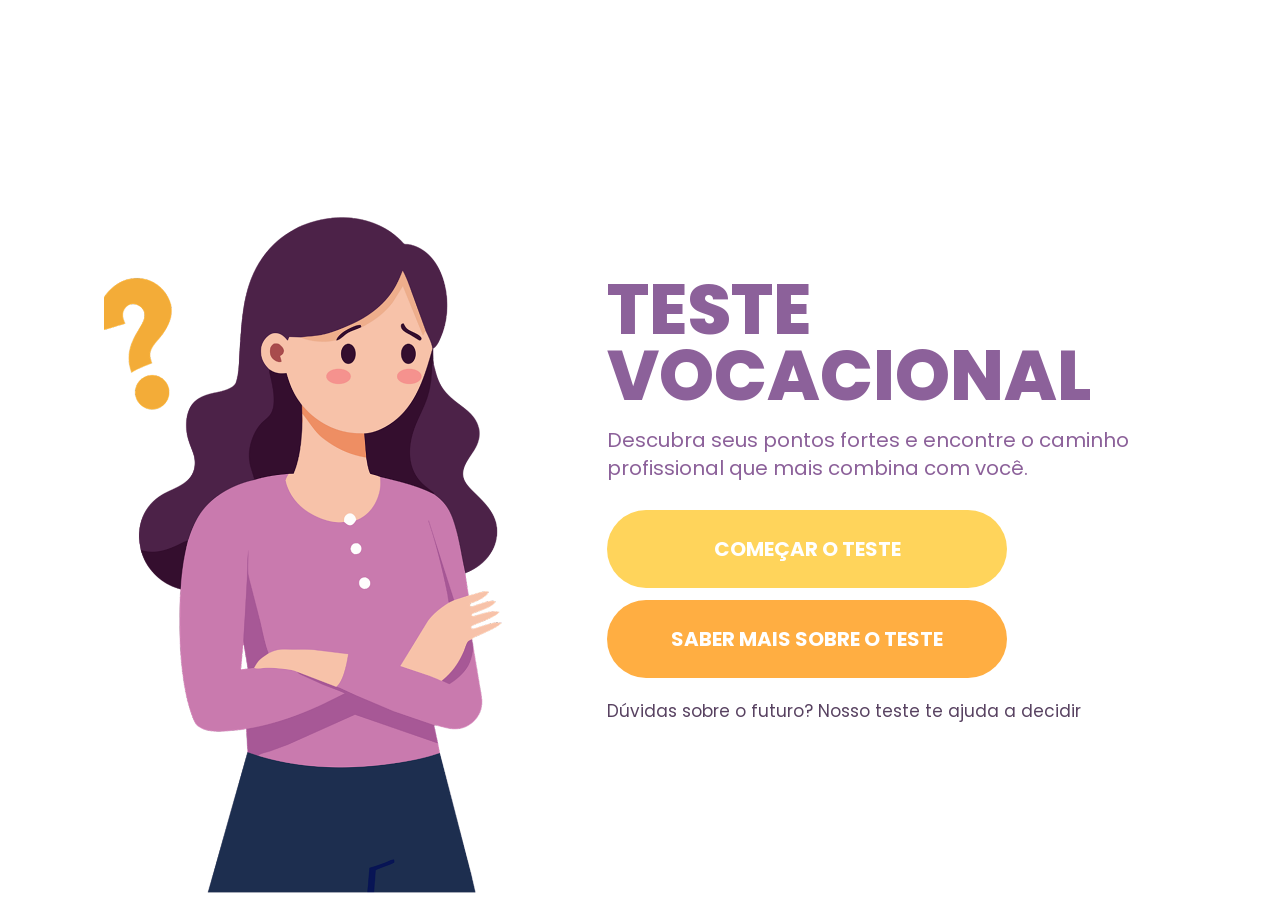
<file: index.html>
<!DOCTYPE html>
<html lang="pt-BR">

<head>
    <meta charset="UTF-8">
    <meta name="viewport" content="width=device-width, initial-scale=1.0">
    <link rel="stylesheet" href="style.css">
    <link rel="preconnect" href="https://fonts.googleapis.com">
    <link rel="preconnect" href="https://fonts.gstatic.com" crossorigin>
    <link href="https://fonts.googleapis.com/css2?family=Poppins:ital,wght@0,100;0,200;0,300;0,400;0,500;0,600;0,700;0,800;0,900;1,100;1,200;1,300;1,400;1,500;1,600;1,700;1,800;1,900&display=swap" rel="stylesheet">
    <link rel="shortcut icon" href="img/coracao.png" type="image/x-icon">
    <title>Teste Vocacional - 3° Infonet</title>
</head>

<body>
    <main class="container">
        <div class="ilustracao-container">
            <img src="img/interrogacao.svg" alt="Interrogação" class="img-interrogacao">
            <img src="img/pessoa-confusa-mobile.png" alt="Pessoa Confusa Mobile" class="img-pessoa-mobile">
            <img src="img/Inserir um título 2.png" alt="Pessoa" class="img-pessoa">
        </div>

        <div class="box-conteudo">
            <h1 class="titulo">TESTE <br> VOCACIONAL</h1>
            <p class="subtitulo">Descubra seus pontos fortes e encontre o caminho profissional que mais combina com você.</p>
            
            <div class="botoes-container">
                <a href="html/3pagina.html" class="btn btn-primeiro">COMEÇAR O TESTE</a>
                <a href="html/testV.html" class="btn btn-segundo">SABER MAIS SOBRE O TESTE</a>
            </div>

            <p class="texto-rodape">Dúvidas sobre o futuro? Nosso teste te ajuda a decidir</p>
        </div>

    </main>
</body>

</html>
</file>
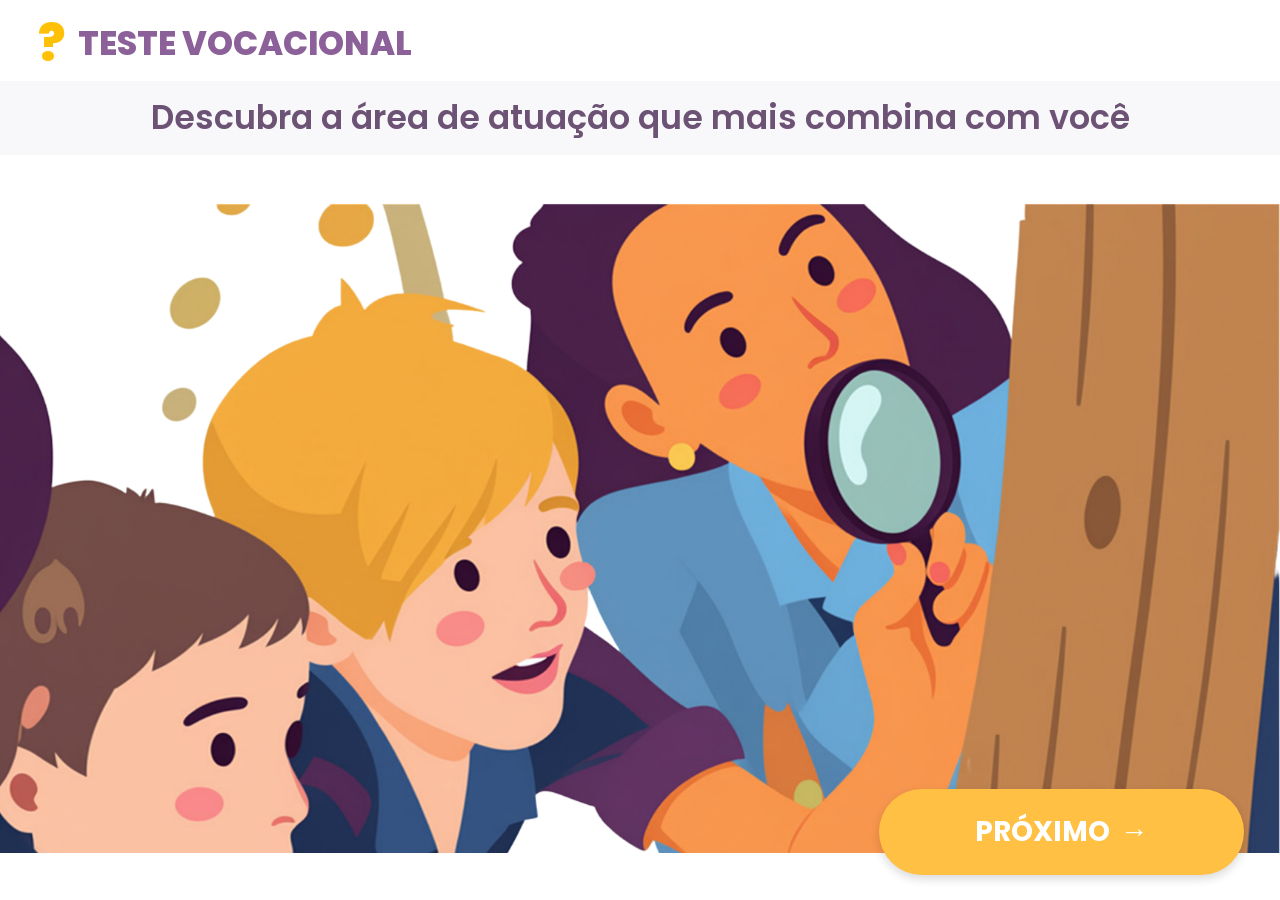
<file: html/3pagina.html>
<!DOCTYPE html>
<html lang="pt-BR">

<head>
    <meta charset="UTF-8">
    <meta name="viewport" content="width=device-width, initial-scale=1.0">
    <title>Teste Vocacional</title>
    <link rel="stylesheet" href="../style/3pagina.css">
    <link rel="shortcut icon" href="../img/coracao.png" type="image/x-icon">
    <!-- Fonte Poppins do Google Fonts -->
    <link rel="preconnect" href="https://fonts.googleapis.com">
    <link rel="preconnect" href="https://fonts.gstatic.com" crossorigin>
    <link href="https://fonts.googleapis.com/css2?family=Poppins:wght@500;600;700;800&display=swap" rel="stylesheet">
</head>

<body>
    <header class="header">
        <div class="logo-container">
            <span class="icone-interrogacao">?</span>
            <h1 class="titulo-header">TESTE VOCACIONAL</h1>
        </div>
    </header>
<div class="faixa-subtitulo">
    <p class="subtitulo-header">Descubra a área de atuação que mais combina com você</p>
</div>

    <main class="main-container">
        <div class="ilustracao-wrapper">
            <img src="../img/imagem-de-pessoas.png" alt="Ilustração de pessoas a investigar" class="img-ilustracao">
            
            <a href="perguntas.html" class="btn-proximo">
                PRÓXIMO <span class="seta">&rarr;</span>
            </a>
        </div>
    </main>

</body>

</html>
</file>
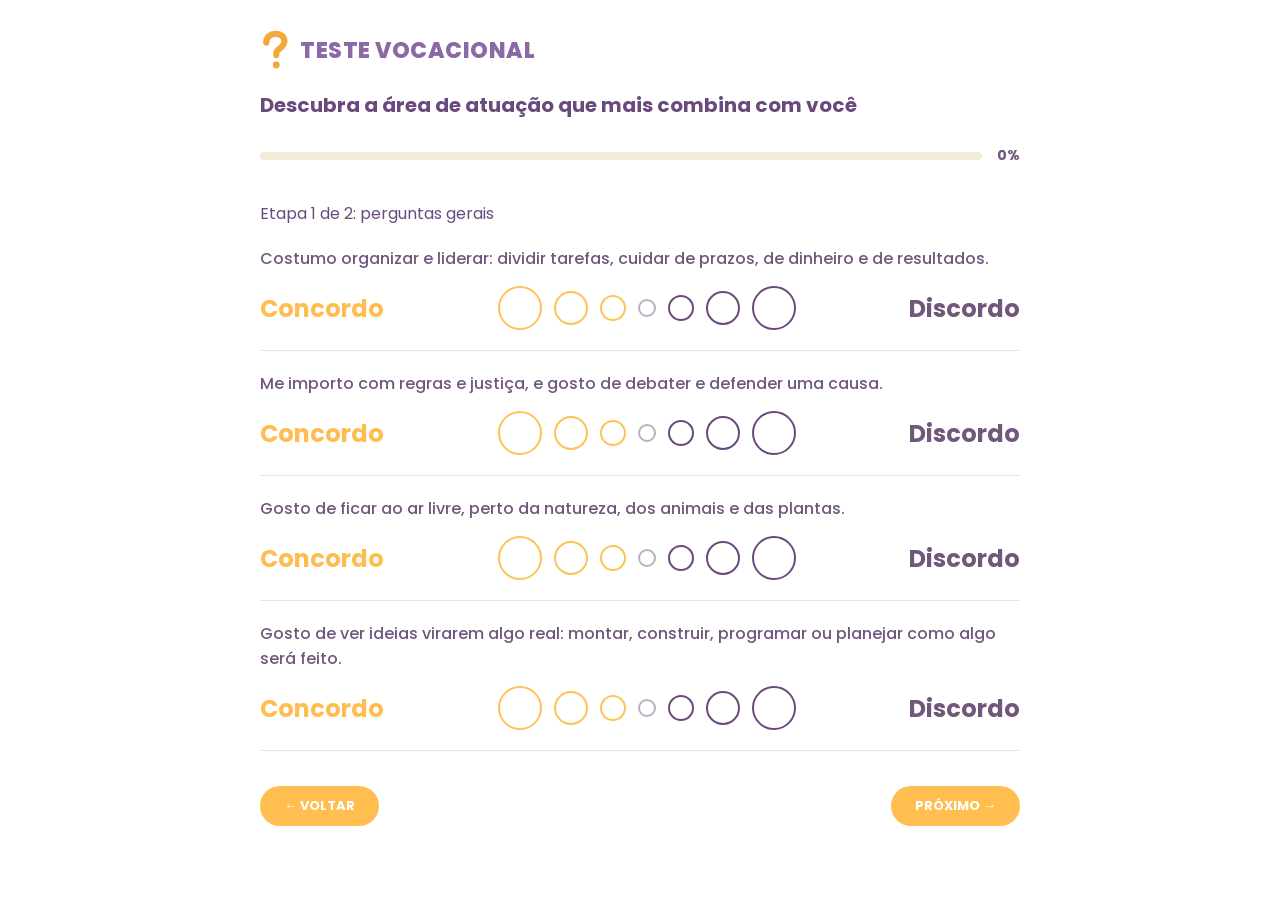
<file: html/perguntas.html>
<!DOCTYPE html>
<html lang="pt-BR">
<head>
  <meta charset="UTF-8">
  <meta name="viewport" content="width=device-width, initial-scale=1.0">
  <title>Teste Vocacional</title>
  <link rel="preconnect" href="https://fonts.googleapis.com">
  <link rel="preconnect" href="https://fonts.gstatic.com" crossorigin>
  <link href="https://fonts.googleapis.com/css2?family=Poppins:wght@400;500;600;700;800&display=swap" rel="stylesheet">
  <link rel="stylesheet" href="../style/perguntas.css">
</head>
<body>
  <div class="container">
    <header class="header">
      <div class="logo-title">
        <img src="../img/interrogacao.svg" alt="" class="icon-interrogacao">
        <h1>TESTE VOCACIONAL</h1>
      </div>
      <h2>Descubra a área de atuação que mais combina com você</h2>
    </header>

    <div class="progress-section">
      <div class="progress-bar-bg"><div class="progress-bar-fill" id="barra" style="width: 0%;"></div></div>
      <span class="progress-text" id="progresso">0%</span>
    </div>
    <p class="etapa" id="etapa" aria-live="polite"></p>

    <main class="questions-list" id="lista"></main>
    <p class="aviso" id="aviso" role="alert"></p>

    <footer class="footer-buttons">
      <button class="btn btn-voltar" id="voltar">&larr; VOLTAR</button>
      <button class="btn btn-proximo" id="proximo">PRÓXIMO &rarr;</button>
    </footer>
  </div>

  <script src="../js/quiz-data.js?v=4"></script>
  <script src="../js/quiz-rapido-data.js?v=4"></script>
  <script src="../js/quiz.js?v=4"></script>
  <script>iniciarPerguntas();</script>
</body>
</html>
</file>
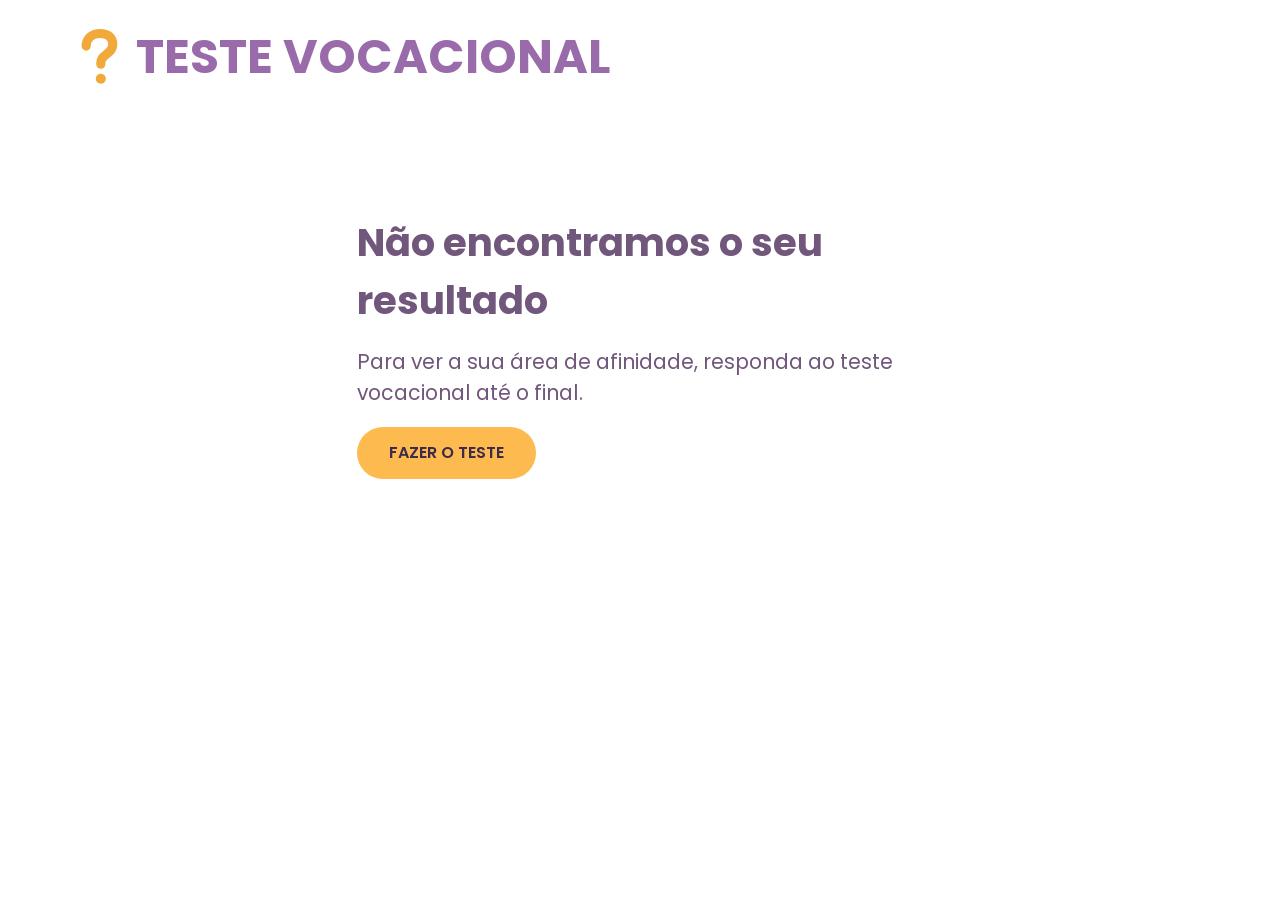
<file: html/resultado.html>
<!DOCTYPE html>
<html lang="pt-BR">
<head>
  <meta charset="UTF-8">
  <meta name="viewport" content="width=device-width, initial-scale=1">
  <title>Teste Vocacional – Resultado</title>
  <meta name="description" content="Resultado do teste vocacional: sua área de afinidade, possibilidades de atuação e ETECs onde estudar.">
  <link rel="preconnect" href="https://fonts.googleapis.com">
  <link rel="preconnect" href="https://fonts.gstatic.com" crossorigin>
  <link href="https://fonts.googleapis.com/css2?family=Poppins:wght@400;500;600;700&display=swap" rel="stylesheet">
  <link rel="stylesheet" href="../style/resultado.css?v=4">
  <link rel="shortcut icon" href="../img/coracao.png" type="image/x-icon">
</head>
<body>
  <header class="topo">
    <img class="topo__icone" src="../img/interrogacao.svg" alt="">
    <h1 class="topo__marca">TESTE VOCACIONAL</h1>
  </header>

  <main id="principal">
    <!-- Resultado ausente ou inválido -->
    <section class="erro" id="erro" hidden>
      <h2>Não encontramos o seu resultado</h2>
      <p>Para ver a sua área de afinidade, responda ao teste vocacional até o final.</p>
      <a class="btn" href="../index.html">Fazer o teste</a>
    </section>

    <div id="resultado" hidden>
      <section class="faixa" aria-labelledby="area-nome">
        <p class="faixa__label" id="area-rotulo">A área de atuação mais compatível com você é:</p>
        <h2 class="faixa__area" id="area-nome"></h2>
        <nav class="outras" id="outras" aria-label="Outras áreas com afinidade" hidden>
          <span class="outras__titulo">Áreas com mais afinidade:</span>
          <ul class="outras__lista" id="outras-lista"></ul>
        </nav>
      </section>

      <div class="conteudo">
        <section class="bloco">
          <h3>Do que se trata esse curso?</h3>
          <p id="explicacao"></p>
        </section>
      </div>

      <figure class="imagem" id="imagem">
        <img id="imagem-img" alt="" width="256" height="256">
      </figure>

      <div class="conteudo">
        <section class="bloco">
          <h3>Áreas de Atuação:</h3>
          <ul class="atuacao" id="atuacao"></ul>
        </section>

        <section class="bloco">
          <h3>Faixa Salarial:</h3>
          <ul class="salario" id="salario"></ul>
          <p class="nota" id="aviso-salario"></p>
        </section>

        <section class="bloco" aria-labelledby="etecs-titulo">
          <h3 id="etecs-titulo">ETECS disponíveis: <span class="etecs__qtd" id="etecs-qtd"></span></h3>
          <p class="aviso aviso--destaque" id="aviso-sem-exato" hidden></p>
          <p class="nota" id="nota-tipo"></p>
          <ol class="etecs" id="etecs"></ol>
          <p class="obs" id="observacao"></p>
          <ul class="notas" id="notas"></ul>
        </section>

        <nav class="botoes" aria-label="Próximos passos">
          <a class="btn" href="https://vestibulinho.etec.sp.gov.br" target="_blank" rel="noopener">Faça a sua inscrição</a>
          <a class="btn btn--secundario" id="voltar-inicio" href="../index.html"><span aria-hidden="true">←</span> Voltar para a página inicial</a>
        </nav>
      </div>
    </div>
  </main>

  <script src="../js/quiz-data.js?v=4"></script>
  <script src="../js/areas-data.js?v=4"></script>
  <script src="../js/resultado.js?v=4"></script>
</body>
</html>
</file>
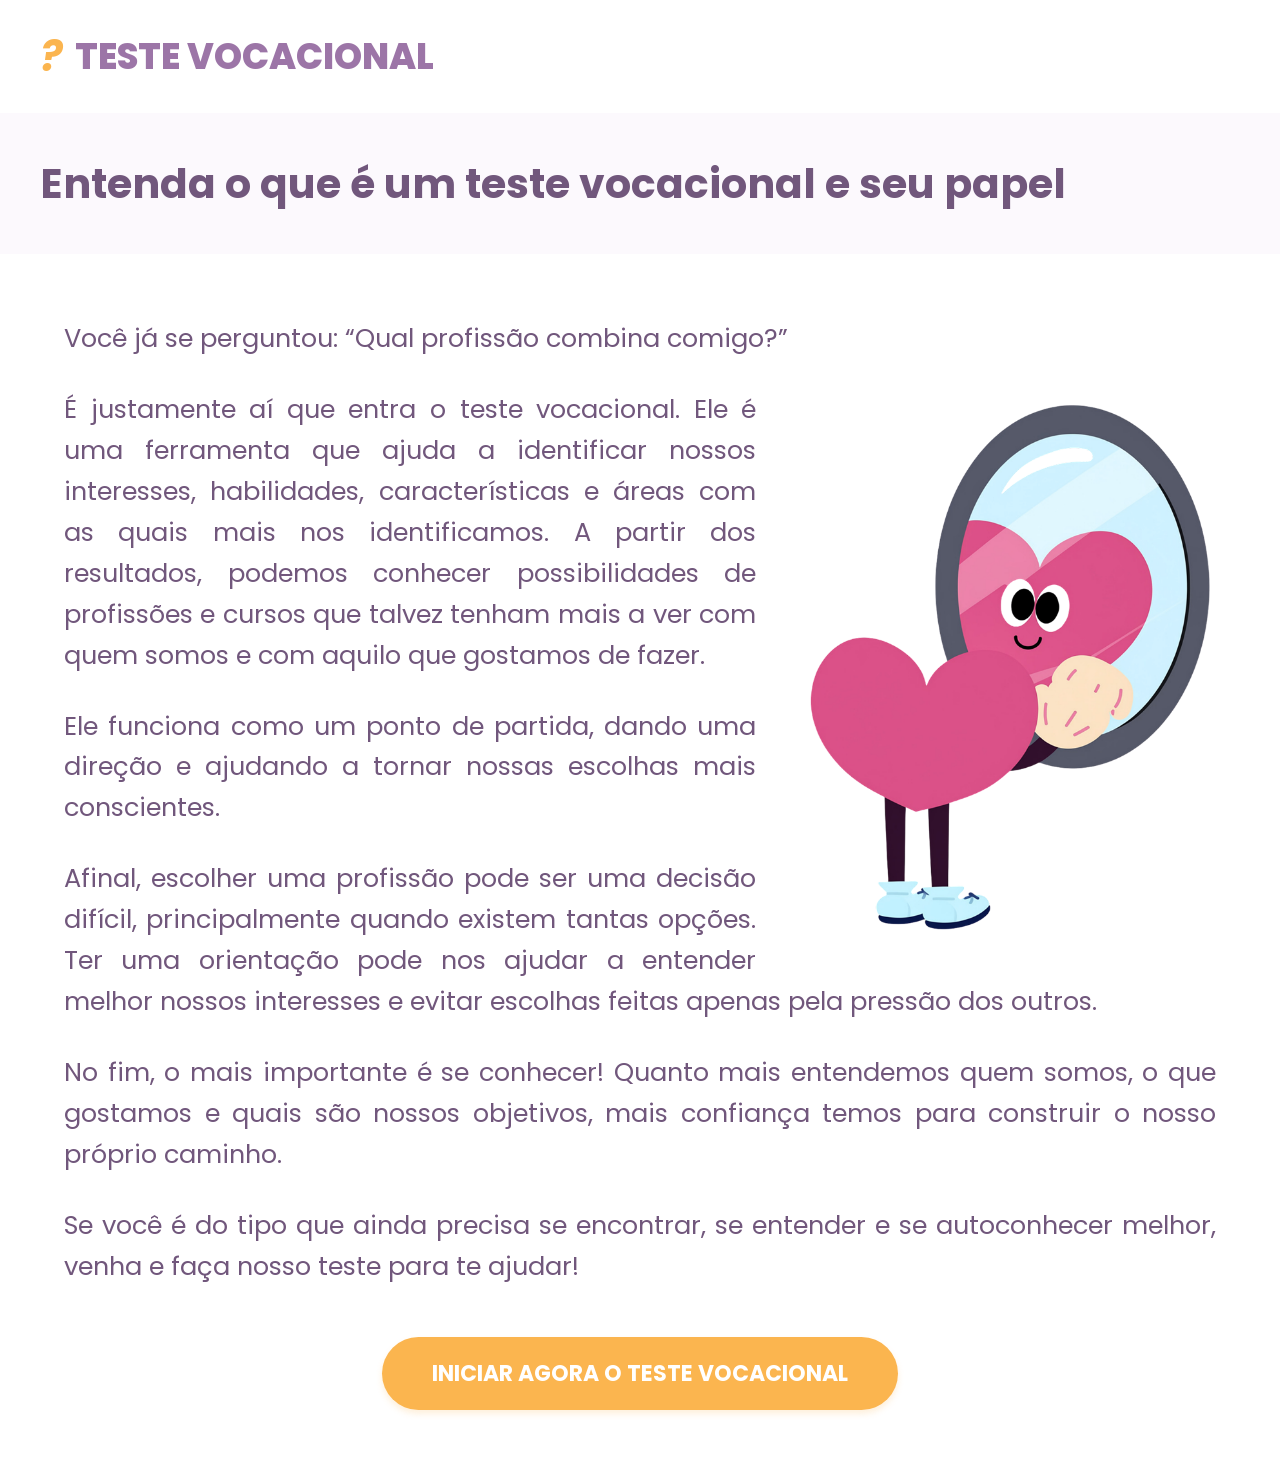
<file: html/testV.html>
<!DOCTYPE html>
<html lang="pt-BR">
<head>
    <meta charset="UTF-8">
    <meta name="viewport" content="width=device-width, initial-scale=1.0">
    <title>Teste Vocacional</title>
    
    <!-- Importando a fonte Poppins do Google Fonts -->
    <link rel="preconnect" href="https://fonts.googleapis.com">
    <link rel="preconnect" href="https://fonts.gstatic.com" crossorigin>
    <link href="https://fonts.googleapis.com/css2?family=Poppins:ital,wght@0,400;0,700;0,800;1,700&display=swap" rel="stylesheet">
    <link rel="stylesheet" href="../style/testV.css">
    <link rel="shortcut icon" href="../img/coracao.png" type="image/x-icon">
</head>
<body>

    <header>
        <h2 class="titulo"><span class="icon-question">?</span> TESTE VOCACIONAL</h2>
    </header>
    
    <!-- Nova faixa exclusiva para o título -->
    <div class="title-banner">
        <h1>Entenda o que é um teste vocacional e seu papel</h1>
    </div>
    
    <main>
        <div class="content">
            <p>Você já se perguntou: “Qual profissão combina comigo?”</p>
            
            <!-- Imagem inserida e flutuando à direita -->
            <img src="../img/coracao.png" alt="Personagem coração se olhando no espelho" class="image-right">
            
            <p>É justamente aí que entra o teste vocacional. Ele é uma ferramenta que ajuda a identificar nossos interesses, habilidades, características e áreas com as quais mais nos identificamos. A partir dos resultados, podemos conhecer possibilidades de profissões e cursos que talvez tenham mais a ver com quem somos e com aquilo que gostamos de fazer.</p>
            
            <p>Ele funciona como um ponto de partida, dando uma direção e ajudando a tornar nossas escolhas mais conscientes.</p>
            
            <p>Afinal, escolher uma profissão pode ser uma decisão difícil, principalmente quando existem tantas opções. Ter uma orientação pode nos ajudar a entender melhor nossos interesses e evitar escolhas feitas apenas pela pressão dos outros.</p>
            
            <p>No fim, o mais importante é se conhecer! Quanto mais entendemos quem somos, o que gostamos e quais são nossos objetivos, mais confiança temos para construir o nosso próprio caminho.</p>
            
            <p>Se você é do tipo que ainda precisa se encontrar, se entender e se autoconhecer melhor, venha e faça nosso teste para te ajudar!</p>
        </div>

        <div class="button-container">
            <a href="perguntas.html" class="btn-start">INICIAR AGORA O TESTE VOCACIONAL</a>
        </div>
    </main>

</body>
</html>
</file>
<file: style.css>
* {
    font-family: 'Poppins', sans-serif;
    margin: 0;
    padding: 0;
    box-sizing: border-box;
}

body {
    min-height: 100vh;
    background-color: #FFFFFF;
    overflow-x: hidden;
}

/* Layout Container (desktop / tablet) */
.container {
    display: flex;
    flex-direction: row;
    align-items: center;
    justify-content: center;
    gap: clamp(24px, 4vw, 64px);
    min-height: 100vh;
    width: 100%;
    max-width: 1400px;
    margin: 0 auto;
    padding: 40px clamp(16px, 4vw, 64px) 0;
}

/* Ilustração */
.ilustracao-container {
    display: flex;
    justify-content: center;
    align-items: flex-end;
    align-self: flex-end;
    flex: 0 1 auto;
    width: clamp(220px, 32vw, 520px);
}

.img-interrogacao {
    display: flex;
    position: absolute;
    margin-bottom: 640px;
    width: 200px;
    margin-right: 1000px;
}

.img-pessoa {
    display: flex;
    width: 500px;
    margin-right: 750px;
}

.img-pessoa-mobile {
    display: none;
}

/* Conteúdo */
.box-conteudo {
    flex: 0 1 640px;
    min-width: 0;
    text-align: left;
    align-self: center;
    padding-bottom: 40px;
}

.titulo {
    font-size: clamp(120px, 4vw, 4.2rem);
    line-height: 0.95;
    color: #8C619A;
    font-weight: 800;
}

.subtitulo {
    color: #8C619A;
    font-size: clamp(30px, 1.5vw, 1.3rem);
    font-weight: 400;
    margin-top: 16px;
    line-height: 1.4;
}

/* Botões */
.botoes-container {
    display: flex;
    flex-direction: column;
    gap: 12px;
    margin-top: 28px;
    width: 100%;
    max-width: 1200px;
}

.btn {
    display: flex;
    align-items: center;
    justify-content: center;
    text-align: center;
    text-decoration: none;
    color: #FFFFFF;
    font-weight: 700;
    font-size: clamp(40px, 1.2vw, 1.2rem);
    padding: 24px 100px;
    border-radius: 50px;
    transition: transform 0.2s ease, opacity 0.2s ease;
    width: 800px;
}

.btn:hover {
    transform: translateY(-2px);
    opacity: 0.92;
}

.btn-primeiro {
    background-color: #FFD45B;
}

.btn-segundo {
    background-color: #FFAE42;
}

.texto-rodape {
    margin-top: 20px;
    font-size: clamp(23px, 1vw, 1rem);
    color: #584261;
}

/* ========================================================================== */

@media screen and (min-width: 320px ) and (max-width: 374px ) { 
    
    .titulo {
    font-size: clamp(40px, 4vw, 4.2rem);
    line-height: 0.95;
    color: #8C619A;
    font-weight: 800;
}

.subtitulo {
    color: #8C619A;
    font-size: clamp(15px, 1.5vw, 1.3rem);
    font-weight: 400;
    margin-top: 16px;
    line-height: 1.4;
}

.box-conteudo {
    flex: 0 1 640px;
    min-width: 300px;
    text-align: left;
    align-self: center;
    padding-bottom: 40px;
}

.botoes-container {
    display: flex;
    flex-direction: column;
    gap: 12px;
    margin-top: 28px;
    width: 100%;
    max-width: 1200px;
}

.btn {
    display: flex;
    align-items: center;
    justify-content: center;
    text-align: center;
    text-decoration: none;
    color: #FFFFFF;
    font-weight: 700;
    font-size: clamp(15px, 1.2vw, 1.2rem);
    padding: 24px 40px;
    border-radius: 50px;
    transition: transform 0.2s ease, opacity 0.2s ease;
    width: 300px;
}

.img-interrogacao {
    display: none;
}

.img-pessoa {
    display: none;
}

.img-pessoa-mobile {
    display: none;
}

.texto-rodape {
    margin-top: 20px;
    font-size: clamp(17px, 1vw, 1rem);
    color: #584261;
}

}

@media screen and (min-width: 375px ) and (max-width: 424px ) { 
    
    .titulo {
    font-size: clamp(40px, 4vw, 4.2rem);
    line-height: 0.95;
    color: #8C619A;
    font-weight: 800;
}

.subtitulo {
    color: #8C619A;
    font-size: clamp(15px, 1.5vw, 1.3rem);
    font-weight: 400;
    margin-top: 16px;
    line-height: 1.4;
}

.box-conteudo {
    flex: 0 1 640px;
    min-width: 300px;
    text-align: left;
    align-self: center;
    padding-bottom: 40px;
}

.botoes-container {
    display: flex;
    flex-direction: column;
    gap: 12px;
    margin-top: 28px;
    width: 100%;
    max-width: 1200px;
}

.btn {
    display: flex;
    align-items: center;
    justify-content: center;
    text-align: center;
    text-decoration: none;
    color: #FFFFFF;
    font-weight: 700;
    font-size: clamp(15px, 1.2vw, 1.2rem);
    padding: 24px 40px;
    border-radius: 50px;
    transition: transform 0.2s ease, opacity 0.2s ease;
    width: 300px;
}

.img-interrogacao {
    display: none;
}

.img-pessoa {
    display: none;
}

.img-pessoa-mobile {
    display: none;
}

.texto-rodape {
    margin-top: 20px;
    font-size: clamp(17px, 1vw, 1rem);
    color: #584261;
}

}

@media screen and (min-width: 425px ) and (max-width: 767px ) { 
    
    .titulo {
    font-size: clamp(40px, 4vw, 4.2rem);
    line-height: 0.95;
    color: #8C619A;
    font-weight: 800;
}

.subtitulo {
    color: #8C619A;
    font-size: clamp(15px, 1.5vw, 1.3rem);
    font-weight: 400;
    margin-top: 16px;
    line-height: 1.4;
}

.box-conteudo {
    flex: 0 1 640px;
    min-width: 300px;
    text-align: left;
    align-self: center;
    padding-bottom: 40px;
}

.botoes-container {
    display: flex;
    flex-direction: column;
    gap: 12px;
    margin-top: 28px;
    width: 100%;
    max-width: 1200px;
}

.btn {
    display: flex;
    align-items: center;
    justify-content: center;
    text-align: center;
    text-decoration: none;
    color: #FFFFFF;
    font-weight: 700;
    font-size: clamp(15px, 1.2vw, 1.2rem);
    padding: 24px 40px;
    border-radius: 50px;
    transition: transform 0.2s ease, opacity 0.2s ease;
    width: 300px;
}

.img-interrogacao {
    display: none;
}

.img-pessoa {
    display: none;
}

.img-pessoa-mobile {
    display: none;
}

.texto-rodape {
    margin-top: 20px;
    font-size: clamp(17px, 1vw, 1rem);
    color: #584261;
}

}

@media screen and (min-width: 768px ) and (max-width: 1023px ) { 
    
    .box-conteudo {
    flex: 0 1 640px;
    min-width: 0;
    text-align: left;
    align-self: center;
    margin-top: 100px;
}

    .titulo {
    font-size: clamp(60px, 4vw, 4.2rem);
    line-height: 0.95;
    color: #8C619A;
    font-weight: 800;
}

.subtitulo {
    color: #8C619A;
    font-size: clamp(20px, 1.5vw, 1.3rem);
    font-weight: 400;
    margin-top: 16px;
    line-height: 1.4;
}

.box-conteudo {
    flex: 0 1 640px;
    min-width: 300px;
    text-align: left;
    align-self: center;
    padding-bottom: 40px;
}

.botoes-container {
    display: flex;
    flex-direction: column;
    gap: 12px;
    margin-top: 28px;
    width: 100%;
    max-width: 1200px;
}

.btn {
    display: flex;
    align-items: center;
    justify-content: center;
    text-align: center;
    text-decoration: none;
    color: #FFFFFF;
    font-weight: 700;
    font-size: clamp(15px, 1.2vw, 1.2rem);
    padding: 24px 40px;
    border-radius: 50px;
    transition: transform 0.2s ease, opacity 0.2s ease;
    width: 300px;
}

.img-interrogacao {
    display: none;
}

.img-pessoa {
    display: none;
}

.img-pessoa-mobile {
    display: block;
    width: 300px;
}

.texto-rodape {
    margin-top: 20px;
    font-size: clamp(17px, 1vw, 1rem);
    color: #584261;
}

}

@media screen and (min-width: 1024px ) and (max-width: 1439px ) { 
    
    .box-conteudo {
    flex: 0 1 640px;
    min-width: 0;
    text-align: left;
    align-self: center;
    margin-top: 100px;
}

    .titulo {
    font-size: clamp(70px, 4vw, 4.2rem);
    line-height: 0.95;
    color: #8C619A;
    font-weight: 800;
}

.subtitulo {
    color: #8C619A;
    font-size: clamp(20px, 1.5vw, 1.3rem);
    font-weight: 400;
    margin-top: 16px;
    line-height: 1.4;
}

.box-conteudo {
    flex: 0 1 640px;
    min-width: 300px;
    text-align: left;
    align-self: center;
    padding-bottom: 40px;
}

.botoes-container {
    display: flex;
    flex-direction: column;
    gap: 12px;
    margin-top: 28px;
    width: 100%;
    max-width: 1200px;
}

.btn {
    display: flex;
    align-items: center;
    justify-content: center;
    text-align: center;
    text-decoration: none;
    color: #FFFFFF;
    font-weight: 700;
    font-size: clamp(20px, 1.2vw, 1.2rem);
    padding: 24px 40px;
    border-radius: 50px;
    transition: transform 0.2s ease, opacity 0.2s ease;
    width: 400px;
}

.ilustracao-container {
    display: flex;
    justify-content: center;
    align-items: flex-end;
    align-self: flex-end;
    flex: 0 1 auto;
    width: clamp(520px, 32vw, 520px);
}

.img-interrogacao {
    display: none;
}

.img-pessoa {
    display: none;
}

.img-pessoa-mobile {
    display: block;
    width: 400px;
}

.texto-rodape {
    margin-top: 20px;
    font-size: clamp(17px, 1vw, 1rem);
    color: #584261;
}

}

@media screen and (min-width: 1440px ) and (max-width: 1500px) {
    .container {
    display: flex;
    flex-direction: row;
    align-items: center;
    justify-content: center;
    gap: clamp(24px, 4vw, 64px);
    min-height: 100vh;
    width: 100%;
    max-width: 1400px;
    margin: 0 auto;
    padding: 40px clamp(16px, 4vw, 64px) 0;
}

/* Ilustração */
.ilustracao-container {
    display: flex;
    justify-content: center;
    align-items: flex-end;
    align-self: flex-end;
    flex: 0 1 auto;
    width: clamp(220px, 32vw, 520px);
}

.img-interrogacao {
    display: flex;
    position: absolute;
    margin-bottom: 640px;
    width: 150px;
    margin-right: 500px;
}

.img-pessoa {
    display: flex;
    width: 450px;
    margin-right: 350px;
}

.img-pessoa-mobile {
    display: none;
}

/* Conteúdo */
.box-conteudo {
    flex: 0 1 640px;
    min-width: 0;
    text-align: left;
    align-self: center;
    padding-bottom: 40px;
}

.titulo {
    font-size: clamp(110px, 4vw, 4.2rem);
    line-height: 0.95;
    color: #8C619A;
    font-weight: 800;
}

.subtitulo {
    color: #8C619A;
    font-size: clamp(30px, 1.5vw, 1.3rem);
    font-weight: 400;
    margin-top: 16px;
    line-height: 1.4;
}

/* Botões */
.botoes-container {
    display: flex;
    flex-direction: column;
    gap: 12px;
    margin-top: 28px;
    width: 100%;
    max-width: 1200px;
}

.btn {
    display: flex;
    align-items: center;
    justify-content: center;
    text-align: center;
    text-decoration: none;
    color: #FFFFFF;
    font-weight: 700;
    font-size: clamp(30px, 1.2vw, 1.2rem);
    padding: 24px 100px;
    border-radius: 50px;
    transition: transform 0.2s ease, opacity 0.2s ease;
    width: 700px;
}

.btn:hover {
    transform: translateY(-2px);
    opacity: 0.92;
}

.btn-primeiro {
    background-color: #FFD45B;
}

.btn-segundo {
    background-color: #FFAE42;
}

.texto-rodape {
    margin-top: 20px;
    font-size: clamp(23px, 1vw, 1rem);
    color: #584261;
}

}

/* Tablet e celular: uma coluna, centralizada */
@media screen and (max-width: 767px) {
    .container {
        flex-direction: column;
        justify-content: flex-start;
        gap: 16px;
        padding: 24px 20px 0;
    }

    .ilustracao-container {
        flex: none;
        align-self: center;
        width: 100%;
        max-width: 360px;
    }

    .img-pessoa,
    .img-interrogacao {
        display: none;
    }

    .img-pessoa-mobile {
        display: block;
        width: 100%;
        height: auto;
    }

    .box-conteudo {
        flex: none;
        margin-top: 0;
        min-width: 0;
        width: 100%;
        max-width: 560px;
        text-align: center;
        padding-bottom: 32px;
    }

    .titulo {
        font-size: clamp(2.2rem, 10vw, 4rem);
    }

    .subtitulo {
        font-size: clamp(1rem, 3.2vw, 1.3rem);
    }

    .btn {
        width: 100%;
        padding: 18px 24px;
        font-size: clamp(0.9rem, 3.4vw, 1.15rem);
    }

    .texto-rodape {
        font-size: clamp(0.85rem, 2.8vw, 1rem);
    }
}

/* Celulares pequenos */
@media screen and (max-width: 374px) {
    .container { padding: 16px 14px 0; }
    .ilustracao-container { max-width: 240px; }
}
</file>
<file: style/3pagina.css>
* {
    margin: 0;
    padding: 0;
    box-sizing: border-box;
    font-family: 'Poppins', sans-serif;
}

/* 1. Fixa a altura do ecrã e elimina completamente o scroll */
html, body {
    min-height: 100vh;
    min-height: 100dvh;
    width: 100%;
    overflow-x: hidden;
}

@media screen and (min-width: 901px) {
    html, body { height: 100dvh; overflow: hidden; }
}

body {
    display: flex;
    flex-direction: column;
    background-color: #FFFFFF;
}

/* --- CABEÇALHO --- */
.header {
    padding: 18px clamp(16px, 3vw, 50px) 12px;
    background-color: #FFFFFF;
    flex-shrink: 0; /* Impede o cabeçalho de encolher */
}

.logo-container {
    display: flex;
    align-items: center;
    gap: 12px;
}

.icone-interrogacao {
    color: #FFC107;
    font-size: clamp(30px, 4vw, 60px);
    font-weight: 800;
    line-height: 1;
}

.titulo-header {
    color: #8C619A;
    font-size: clamp(16px, 2.6vw, 40px);
    font-weight: 800;
}

/* --- FAIXA CINZENTA --- */
.faixa-subtitulo {
    background-color: #F8F7F9;
    width: 100%;
    padding: 12px 20px;
    text-align: center;
    flex-shrink: 0; /* Impede a faixa de encolher */
}

.subtitulo-header {
    color: #6C5275;
    font-size: clamp(15px, 2.6vw, 40px);
    font-weight: 600;
}

/* --- ÁREA DA IMAGEM (OCUPA O ESPAÇO RESTANTE) --- */
.main-container {
    flex: 1;          /* Ocupa exatamente o espaço vertical que sobra */
    min-height: 0;    /* Evita que o flex ultrapasse o limite do ecrã */
    width: 100%;
    position: relative;
}

.ilustracao-wrapper {
    position: relative;
    width: 100%;
    height: 100%;
}

.img-ilustracao {
    width: 100%;
    height: 100%;
    object-fit: contain; /* Mostra a imagem inteira, sem cortar */
    object-position: center;
    display: block;
}

/* --- BOTÃO PRÓXIMO --- */
.btn-proximo {
    position: absolute;
    bottom: 25px;
    right: clamp(16px, 2.8vw, 40px);
    background-color: #FFC043;
    color: #FFFFFF;
    font-size: clamp(18px, 2.2vw, 32px);
    font-weight: 700;
    padding: clamp(14px, 1.7vw, 24px) clamp(40px, 7.5vw, 112px);
    border-radius: 50px;
    text-decoration: none;
    display: inline-flex;
    align-items: center;
    gap: 10px;
    box-shadow: 0 4px 10px rgba(0, 0, 0, 0.15);
    transition: transform 0.2s ease, background-color 0.2s ease;
    z-index: 10;
}

.btn-proximo:hover {
    background-color: #FFAE1A;
    transform: translateY(-2px);
}

.btn-proximo .seta {
    font-size: 1em;
    line-height: 1;
    margin-top: -2px;
}

@media screen and (max-width: 900px) {
    .main-container {
        flex: none;
    }

    .ilustracao-wrapper {
        height: auto;
        display: flex;
        flex-direction: column;
        align-items: center;
        gap: 16px;
        padding-bottom: 24px;
    }

    .img-ilustracao {
        width: 100%;
        height: clamp(150px, 32vh, 320px);
        object-fit: cover;
        object-position: center;
    }

    .btn-proximo {
        position: static;
        font-size: clamp(16px, 4.5vw, 22px);
        padding: 14px clamp(36px, 12vw, 80px);
        white-space: nowrap;
    }
}
</file>
<file: style/perguntas.css>
/* Reset Básico */
* {
  margin: 0;
  padding: 0;
  box-sizing: border-box;
}

body {
  font-family: 'Poppins', sans-serif;
  background-color: #ffffff;
  color: #6a4a7d;
  display: flex;
  justify-content: center;
  padding: 30px 15px;
}

.container {
  width: 100%;
  max-width: 650px;
}

/* Cabeçalho */
.header {
  text-align: left;
  margin-bottom: 25px;
}

.logo-title {
  display: flex;
  align-items: center;
  gap: 10px;
  margin-bottom: 20px;
}

.icon-interrogacao {
  width: 30px;
  height: auto;
  
}

.logo-title h1 {
  font-size: 22px;
  font-weight: 800;
  color: #8c68a6;
  letter-spacing: 0.5px;
}

.header h2 {
  font-size: 20px;
  font-weight: 700;
  color: #6a4a7d;
}

/* Barra de Progresso */
.progress-section {
  display: flex;
  align-items: center;
  gap: 15px;
  margin-bottom: 35px;
}

.progress-bar-bg {
  flex: 1;
  height: 8px;
  background-color: #f1ebd8;
  border-radius: 10px;
  overflow: hidden;
}

.progress-bar-fill {
  height: 100%;
  background-color: #7b588e;
  border-radius: 10px;
}

.progress-text {
  font-size: 14px;
  font-weight: 700;
  color: #71577C;
}

/* Lista de Perguntas */
.questions-list {
  display: flex;
  flex-direction: column;
}

.question-item {
  padding: 20px 0;
  border-bottom: 1.5px solid #e7dfec;
}

.question-title {
  font-size: 14px;
  font-weight: 500;
  color: #71577C;
  margin-bottom: 15px;
}

/* Escala de Seleção */
.scale-container {
  display: flex;
  align-items: center;
  justify-content: space-between;
}

.label {
  font-size: 40px;
  font-weight: 700;
}

.label.concordar {
  color: #FFBC50;
  margin-right: 10px;
  font-size: 1.5em;
}

.label.discordar {
  color: #71577C;
  margin-left: 10px;
  font-size: 1.5em;
}

.options {
  display: flex;
  align-items: center;
  justify-content: center;
  gap: 12px;
}

/* Estilização dos Círculos Radio */
.circle-option {
  position: relative;
  cursor: pointer;
  display: inline-block;
}

.circle-option input {
  position: absolute;
  opacity: 0;
  cursor: pointer;
}

.circle-option span {
  display: block;
  border-radius: 50%;
  background-color: transparent;
  transition: all 0.2s ease-in-out;
}

/* Tamanhos dos Círculos */
.lg span { width: 44px; height: 44px; border-width: 2.5px; }
.md span { width: 34px; height: 34px; border-width: 2.5px; }
.sm span { width: 26px; height: 26px; border-width: 2px; }
.xs span { width: 18px; height: 18px; border-width: 2px; }

/* Cores das Bordas */
.yellow span { border: 2.5px solid #ffc256; }
.purple span { border: 2.5px solid #6a4a7d; }
.neutral span { border: 2px solid #b8b1c0; }

/* Efeito ao Selecionar (Checked) */
.circle-option input:checked + span {
  transform: scale(0.92);
}

.yellow input:checked + span {
  background-color: #ffc256;
}

.purple input:checked + span {
  background-color: #6a4a7d;
}

.neutral input:checked + span {
  background-color: #b8b1c0;
}

/* Botões do Rodapé */
.footer-buttons {
  display: flex;
  justify-content: space-between;
  margin-top: 35px;
}

.btn {
  border: none;
  border-radius: 20px;
  padding: 10px 24px;
  font-family: 'Poppins', sans-serif;
  font-size: 13px;
  font-weight: 700;
  cursor: pointer;
  color: #ffffff;
  background-color: #ffbe4f;
  transition: opacity 0.2s ease;
}

.btn:hover {
  opacity: 0.9;
}
@media (max-width: 600px) {
  body { padding: 20px 14px; }
  .logo-title h1 { font-size: 18px; }
  .header h2 { font-size: 17px; }
  .scale-container { gap: 6px; }
  .label.concordar, .label.discordar { font-size: 14px; margin: 0; }
  .options { gap: 6px; }
  .lg span { width: 34px; height: 34px; }
  .md span { width: 28px; height: 28px; }
  .sm span { width: 22px; height: 22px; }
  .xs span { width: 16px; height: 16px; }
  .footer-buttons { gap: 10px; }
  .btn { padding: 12px 20px; }
}

@media (max-width: 360px) {
  .lg span { width: 28px; height: 28px; }
  .md span { width: 24px; height: 24px; }
  .sm span { width: 20px; height: 20px; }
  .options { gap: 4px; }
}

@media (min-width: 1024px) {
  .container { max-width: 760px; }
  .question-title { font-size: 16px; }
}
</file>
<file: style/resultado.css>
/* Medidas do Figma (frame "Resposta", 1728 px): px ÷ 1728 × 100 = vw.
   Cada tamanho cresce com a tela até o valor do Figma e tem um mínimo legível no celular. */
:root {
  --roxo-marca: #996baa;
  --roxo: #71577c;
  --roxo-escuro: #3d2a4d;
  --fundo-faixa: #fcf9fd;
  --amarelo: #fdbb4f;
  --amarelo-claro: #ffd98f;
  --linha: #e7dfec;
  --chip: #f5eef9;
  --lateral: clamp(20px, 6.02vw, 104px);      /* margem esquerda de 104 px */
  --t-marca: clamp(1.5rem, 3.7vw, 4rem);      /* 64 px */
  --t-sub: clamp(1.05rem, 2.78vw, 3rem);      /* 48 px */
  --t-area: clamp(1.75rem, 5.56vw, 6rem);     /* 96 px */
  --t-texto: clamp(.95rem, 1.85vw, 2rem);     /* 32 px */
  --t-botao: clamp(.9rem, 2.31vw, 2.5rem);    /* 40 px */
}

* { box-sizing: border-box; margin: 0; padding: 0; }
html { -webkit-text-size-adjust: 100%; }
body {
  font-family: "Poppins", system-ui, sans-serif;
  color: var(--roxo);
  background: #fff;
  line-height: 1.5;
}
[hidden] { display: none !important; }
a { color: inherit; }

/* Topo */
.topo { display: flex; align-items: center; gap: clamp(8px, 1.2vw, 20px); padding: clamp(14px, 2.2vw, 38px) var(--lateral) clamp(12px, 2vw, 34px); max-width: 1728px; margin: 0 auto; }
.topo__icone { width: clamp(22px, 3.4vw, 58px); height: auto; flex: none; }
.topo__marca { font-size: var(--t-marca); font-weight: 700; color: var(--roxo-marca); line-height: 1.1; }

/* Faixa com o resultado */
.faixa { background: var(--fundo-faixa); padding: clamp(20px, 3.7vw, 54px) var(--lateral) clamp(24px, 4vw, 72px); }
.faixa > * { max-width: 1520px; margin-inline: auto; }
.faixa__label { font-size: var(--t-sub); font-weight: 600; color: var(--roxo); line-height: 1.3; }
.faixa__area { font-size: var(--t-area); font-weight: 700; color: var(--roxo); line-height: 1.1; text-transform: uppercase; overflow-wrap: anywhere; }

.outras { margin-top: clamp(14px, 2vw, 32px); display: flex; flex-wrap: wrap; align-items: center; gap: 8px 14px; font-size: clamp(.85rem, 1.2vw, 1.15rem); }
.outras__titulo { font-weight: 600; }
.outras__lista { list-style: none; display: flex; flex-wrap: wrap; gap: 8px; }
.chip { font: inherit; font-weight: 500; cursor: pointer; color: var(--roxo); background: #fff; border: 2px solid var(--roxo-marca); border-radius: 999px; padding: 6px 16px; line-height: 1.3; }
.chip small { opacity: .8; margin-left: 6px; }
.chip[aria-pressed="true"] { background: var(--roxo); border-color: var(--roxo); color: #fff; }
.chip:hover:not([aria-pressed="true"]) { background: var(--chip); }

/* Texto */
.conteudo { max-width: 1728px; margin: 0 auto; padding: 0 var(--lateral); }
.bloco { margin-top: clamp(20px, 3vw, 52px); }
.bloco h3 { font-size: var(--t-texto); font-weight: 600; margin-bottom: .2em; line-height: 1.3; }
.bloco p, .bloco li { font-size: var(--t-texto); line-height: 1.45; }
.bloco > p:not(.nota):not(.obs):not(.aviso) { text-align: justify; hyphens: auto; }

/* Imagem (no Figma ocupa toda a largura) */
.imagem { margin-top: clamp(20px, 3vw, 52px); background: var(--fundo-faixa); display: flex; justify-content: center; align-items: center; padding: clamp(24px, 4vw, 72px) 0; }
.imagem img { display: block; width: clamp(110px, 16vw, 256px); height: auto; }
.imagem--cheia { padding: 0; background: none; }
.imagem--cheia img { width: 100%; max-height: 820px; object-fit: cover; object-position: center bottom; }

/* Áreas de atuação e salário */
.atuacao, .salario { list-style: none; display: grid; gap: 10px; margin-top: 10px; }
.atuacao li, .salario li { background: var(--chip); border-radius: 14px; padding: .55em .9em; }
.salario li strong { font-weight: 600; }

/* ETECs */
.etecs__qtd { font-weight: 400; }
.etecs { list-style: none; display: grid; gap: 14px; margin-top: 14px; }
.etec { border: 2px solid var(--linha); border-radius: 16px; padding: clamp(12px, 1.4vw, 24px) clamp(14px, 1.6vw, 28px); font-size: clamp(.9rem, 1.4vw, 1.5rem); }
.etec--prioridade { border-color: var(--amarelo); background: #fffaf0; box-shadow: 0 0 0 3px rgba(253, 187, 79, .35); }
.etec__selo { display: inline-block; background: var(--amarelo); color: var(--roxo-escuro); font-weight: 700; font-size: .72em; text-transform: uppercase; letter-spacing: .04em; border-radius: 999px; padding: 2px 12px; margin-bottom: 6px; }
.etec__nome { font-size: 1.1em; font-weight: 600; line-height: 1.3; }
.etec__end { font-size: .9em; }
.etec__dist { font-size: .85em; opacity: .85; }
.etec__cursos { list-style: none; margin-top: 8px; display: grid; gap: 6px; }
.etec__cursos li { font-size: .95em; }
.etec__cursos strong { font-weight: 600; }
.etiqueta { display: inline-block; font-size: .75em; font-weight: 500; border: 1.5px solid var(--roxo-marca); border-radius: 999px; padding: 0 9px; margin-left: 6px; white-space: nowrap; }
.etiqueta--rel { background: var(--chip); }
.etec__link { display: inline-block; margin-top: 8px; font-size: .85em; font-weight: 500; }
.etec__link:focus-visible, .btn:focus-visible, .chip:focus-visible { outline: 3px solid var(--roxo-escuro); outline-offset: 3px; }

.aviso { background: #fff4de; border-left: 6px solid var(--amarelo); border-radius: 10px; padding: .6em .9em; margin-top: 12px; font-size: clamp(.9rem, 1.4vw, 1.5rem) !important; color: var(--roxo-escuro); }
.nota, .obs { font-size: clamp(.85rem, 1.25vw, 1.3rem) !important; margin-top: 10px; }
.obs { font-style: italic; }
.notas { list-style: none; margin-top: 14px; display: grid; gap: 4px; }
.notas li { font-size: clamp(.78rem, 1.05vw, 1.05rem) !important; opacity: .85; }

/* Botões */
.botoes { display: flex; flex-wrap: wrap; justify-content: space-between; gap: 16px 40px; margin: clamp(28px, 4vw, 70px) 0 clamp(28px, 4vw, 80px); }
.btn { display: inline-flex; align-items: center; justify-content: center; gap: .5em; min-height: clamp(48px, 6.02vw, 104px); padding: 0 clamp(20px, 3.5vw, 60px); border-radius: 999px; background: var(--amarelo); color: var(--roxo-escuro); font-size: var(--t-botao); font-weight: 600; text-transform: uppercase; text-decoration: none; text-align: center; line-height: 1.2; transition: filter .15s, transform .1s; }
.btn:hover { filter: brightness(1.05); }
.btn:active { transform: scale(.98); }
.btn--secundario { background: var(--amarelo-claro); }
.botoes .btn { flex: 1 1 280px; }

/* Erro */
.erro { max-width: 720px; margin: clamp(32px, 8vw, 120px) auto; padding: 0 var(--lateral); display: grid; gap: 18px; justify-items: start; }
.erro h2 { font-size: clamp(1.4rem, 3vw, 2.4rem); }
.erro p { font-size: clamp(1rem, 1.6vw, 1.4rem); }
.erro .btn { font-size: 1rem; padding: 0 32px; min-height: 52px; }

@media (min-width: 720px) {
  /* proporção do Figma: 611 px (inscrição) × 853 px (voltar) */
  .botoes { flex-wrap: nowrap; }
  .botoes .btn { padding: 0 clamp(14px, 2.2vw, 40px); }
  .botoes .btn:first-child { flex: 611 1 0; }
  .botoes .btn:last-child { flex: 853 1 0; }
  .atuacao { grid-template-columns: 1fr 1fr; }
  .etecs { grid-template-columns: repeat(3, 1fr); }
}
@media (max-width: 719px) {
  .botoes { flex-direction: column; }
  .botoes .btn { flex: none; width: 100%; }
}
@media (prefers-reduced-motion: reduce) { .btn { transition: none; } }
</file>
<file: style/testV.css>
* {
    box-sizing: border-box;
    margin: 0;
    padding: 0;
}

body {
    font-family: 'Poppins', sans-serif;
    background-color: #ffffff; 
}

/* Cabeçalho superior */
header {
    padding: 25px 40px;
    background-color: #ffffff;
}

header h2 {
    color: #9C75A7;
    font-size: clamp(20px, 3vw, 36px); 
    display: flex;
    align-items: center;
    gap: 12px;
    text-transform: uppercase;
    font-weight: 800;
}

.icon-question {
    color: #FBB54F;
    font-size: 42px; 
    font-weight: bold;
    font-style: italic;
}

/* === NOVA FAIXA DO TÍTULO === */
.title-banner {
    background-color: #FCF9FD; /* Cor da faixa solicitada */
    padding: 40px 40px; /* Preenchimento para dar altura e espaço */
}

.title-banner h1 {
    color: #71577C; /* Nova cor da fonte solicitada */
    font-size: clamp(20px, 3.2vw, 42px); 
    font-weight: bold;
}

/* Conteúdo principal da página */
main {
    padding: clamp(20px, 5vw, 80px);
    min-height: 100vh;
    color:#71577C; 
}

/* Container do texto - FONTE 32PX */
.content {
    color: #71577C;
    font-size: clamp(16px, 2vw, 32px); 
    line-height: 1.6;
    text-align: justify;
}

.content p {
    margin-bottom: 30px; 
}

/* === IMAGEM AUMENTADA === */
.image-right {
    float: right;
    width: clamp(240px, 32vw, 500px); /* Largura da imagem bastante aumentada */
    height: auto; /* Altura ajusta automaticamente para não distorcer */
    margin-left: 50px;
    margin-bottom: 30px;
    margin-top: 10px;
}

/* Estilos do Botão */
.button-container {
    text-align: center;
    margin-top: 50px;
    clear: both;
}

.btn-start {
    display: inline-block;
    background-color: #FBB54F;
    color: #ffffff;
    text-decoration: none;
    padding: 20px 50px;
    border-radius: 40px;
    font-weight: bold;
    font-size: 22px; 
    text-transform: uppercase;
    transition: background-color 0.3s ease;
    box-shadow: 0 4px 6px rgba(251, 181, 79, 0.2);
}

.btn-start:hover {
    background-color: #e5a345;
}

/* Responsividade */
@media (max-width: 768px) {
    header, .title-banner { padding: 16px 20px; }
    main { padding: 24px 20px; min-height: auto; }

    .image-right {
        float: none;
        display: block;
        margin: 0 auto 24px auto;
        width: 100%;
        max-width: 320px;
    }

    .content p { text-align: left; margin-bottom: 20px; }

    .button-container { margin-top: 30px; }

    .btn-start {
        display: block;
        padding: 16px 24px;
        font-size: 16px;
    }
}
</file>
